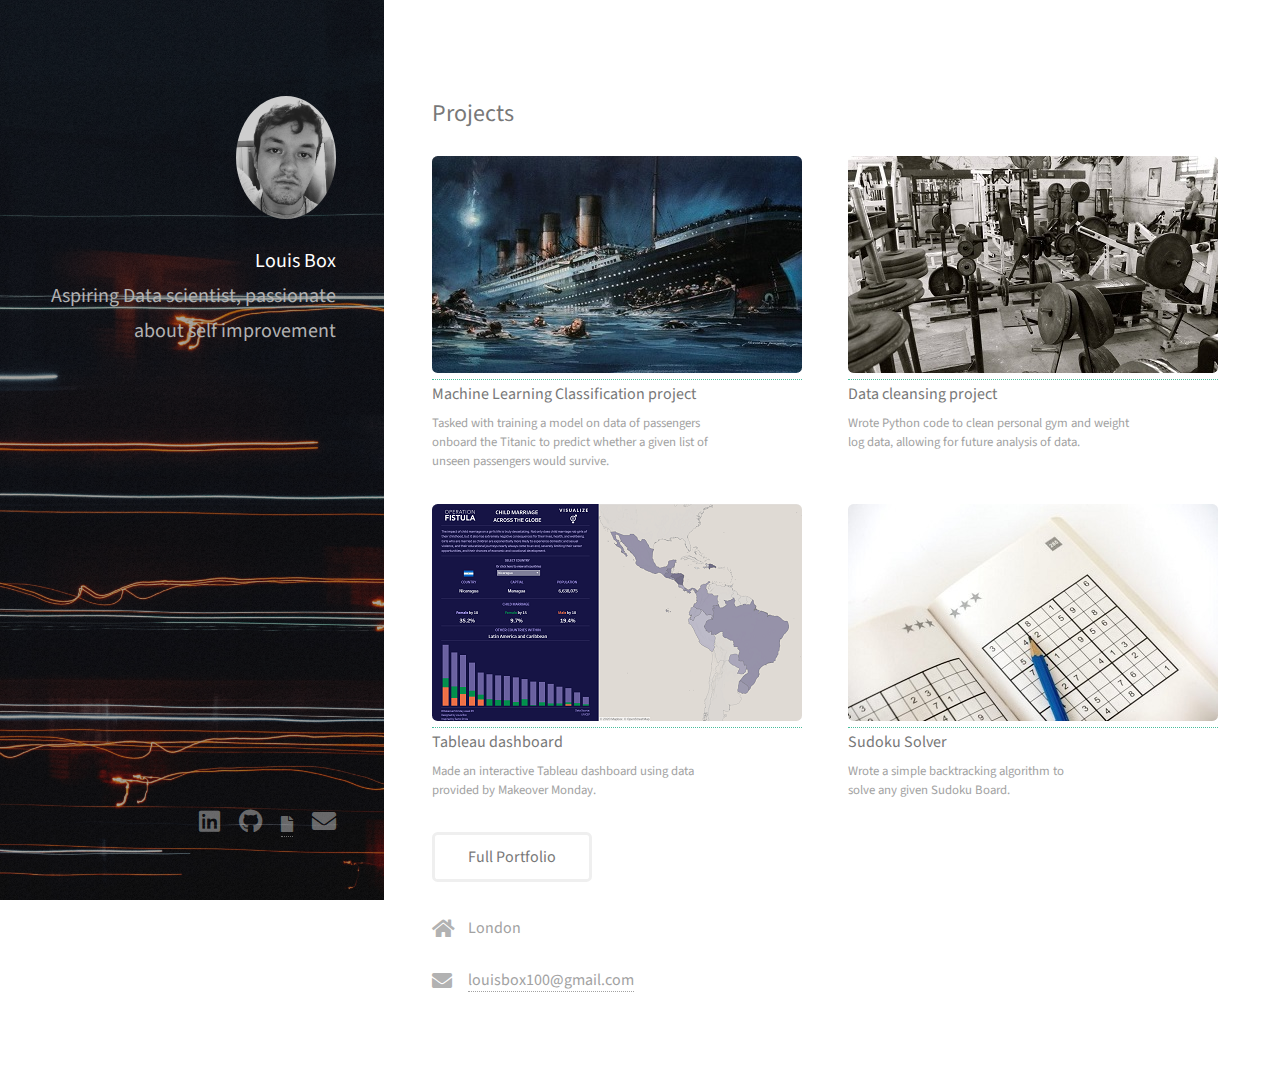
<file: index.html>
<!DOCTYPE HTML>

<html>
	<head>
		<!-- Global site tag (gtag.js) - Google Analytics -->
		<script async src="https://www.googletagmanager.com/gtag/js?id=UA-180343766-1"></script>
		<script>
		window.dataLayer = window.dataLayer || [];
		function gtag(){dataLayer.push(arguments);}
		gtag('js', new Date());

		gtag('config', 'UA-180343766-1');
		</script>

		<title>Louis Box</title>
		
		<meta charset="utf-8" />
		<meta name="viewport" content="width=device-width, initial-scale=1, user-scalable=no" />
		<link rel="stylesheet" href="assets/css/main.css" />
	</head>
	<body class="is-preload">

		<!-- Header -->
			<header id="header">
				<div class="inner">
					<a href="#" class="image avatar"><img src="images/avatar.jpg" alt="" /></a>
					<h1><strong>Louis Box</strong><br />
						<p>Aspiring Data scientist, passionate about self improvement</p>
				</div>
				
			</header>

		<!-- Main -->
		
			<div id="main">
				<!--<section id="one">
					<header class="major">
						<h2>Aspiring Data scientist<br /></h2>
					</header>
					<p>passionate about self improvement</p>
				</ul>
				</section>-->
				<!-- One -->
					<section id="one">
						<header class="major">
						</header>
						
					<!--	<ul class="actions">
							<li><a href="#" class="button">Learn More</a></li>
						</ul>
					</section>
				-->
				<!-- Two -->
					<section id="two">
						<h2>Projects</h2>
						<div class="row">
							<article class="col-6 col-12-xsmall work-item">
								<a href="https://www.kaggle.com/louisbox/ml-classifier-on-the-titanic-dataset#The-Titanic-and-its-survivors" target="_blank" ><img class="my_thumbnail" src="images/thumbs/01.jpg" alt="" /></a>
								<h3>Machine Learning Classification project</h3>
								<p>Tasked with training a model on data of passengers</p>
								<p>onboard the Titanic to predict whether a given list of</p>
								<p>unseen passengers would survive.</p>
							</article>
							<article class="col-6 col-12-xsmall work-item">
								<a href="https://medium.com/@louisbox100/data-cleansing-project-80ccc5776b20" target="_blank"><img class="my_thumbnail" src="images/thumbs/02.jpg" alt="" /></a>
								<h3>Data cleansing project</h3>
								<p>Wrote Python code to clean personal gym and weight<p>
									<p>log data, allowing for future analysis of data.</p>
							</article>
							<article class="col-6 col-12-xsmall work-item">
								<a href="https://public.tableau.com/profile/louis.box#!/vizhome/Childmarriagerates/Final" target="_blank"><img class="my_thumbnail" src="images/thumbs/tab.png" alt="" /></a>
								<h3>Tableau dashboard</h3>
								<p>Made an interactive Tableau dashboard using data<p>
								<p>provided by Makeover Monday.<p>
							</article>
							<article class="col-6 col-12-xsmall work-item">
								<a href="https://github.com/LouisBox/SudokuSolver/blob/master/sudoku%20solver.ipynb" target="_blank"><img class="my_thumbnail" src="images/thumbs/04.jpg" alt="" /></a>
								<h3>Sudoku Solver</h3>
								<p>Wrote a simple backtracking algorithm to</p>
								<p>solve any given Sudoku Board.</p>
							</article>
						</div>
						<ul class="actions">
							<li><a href="./full_project_list.html" class="button">Full Portfolio</a></li>
						</ul>
					</section>

				<!-- Three -->
					<section id="three">
						<!--<h2>Contact</h2>
						<div class="row">
							<div class="col-8 col-12-small">
								<form method="post" action="#">
									<div class="row gtr-uniform gtr-50">
										<div class="col-6 col-12-xsmall"><input type="text" name="name" id="name" placeholder="Name" /></div>
										<div class="col-6 col-12-xsmall"><input type="email" name="email" id="email" placeholder="Email" /></div>
										<div class="col-12"><textarea name="message" id="message" placeholder="Message" rows="4"></textarea></div>
									</div>
								</form>
								<ul class="actions">
									<li><input type="submit" value="Send Message" /></li>
								</ul>
							</div>-->
							<div class="col-4 col-12-small">
								<ul class="labeled-icons">
									<li>
										<h3 class="icon solid fa-home"><span class="label">Address</span></h3>
										London
									</li>
									<!--<li>
										<h3 class="icon solid fa-mobile-alt"><span class="label">Phone</span></h3>
										000-000-0000
									</li>-->
									<li>
										<h3 class="icon solid fa-envelope"><span class="label">Email</span></h3>
										<a href="#">louisbox100@gmail.com</a>
									</li>
								</ul>
							</div>
						</div>
					</section>

				<!-- Four -->
				<!--
					<section id="four">
						<h2>Elements</h2>

						<section>
							<h4>Text</h4>
							<p>This is <b>bold</b> and this is <strong>strong</strong>. This is <i>italic</i> and this is <em>emphasized</em>.
							This is <sup>superscript</sup> text and this is <sub>subscript</sub> text.
							This is <u>underlined</u> and this is code: <code>for (;;) { ... }</code>. Finally, <a href="#">this is a link</a>.</p>
							<hr />
							<header>
								<h4>Heading with a Subtitle</h4>
								<p>Lorem ipsum dolor sit amet nullam id egestas urna aliquam</p>
							</header>
							<p>Nunc lacinia ante nunc ac lobortis. Interdum adipiscing gravida odio porttitor sem non mi integer non faucibus ornare mi ut ante amet placerat aliquet. Volutpat eu sed ante lacinia sapien lorem accumsan varius montes viverra nibh in adipiscing blandit tempus accumsan.</p>
							<header>
								<h5>Heading with a Subtitle</h5>
								<p>Lorem ipsum dolor sit amet nullam id egestas urna aliquam</p>
							</header>
							<p>Nunc lacinia ante nunc ac lobortis. Interdum adipiscing gravida odio porttitor sem non mi integer non faucibus ornare mi ut ante amet placerat aliquet. Volutpat eu sed ante lacinia sapien lorem accumsan varius montes viverra nibh in adipiscing blandit tempus accumsan.</p>
							<hr />
							<h2>Heading Level 2</h2>
							<h3>Heading Level 3</h3>
							<h4>Heading Level 4</h4>
							<h5>Heading Level 5</h5>
							<h6>Heading Level 6</h6>
							<hr />
							<h5>Blockquote</h5>
							<blockquote>Fringilla nisl. Donec accumsan interdum nisi, quis tincidunt felis sagittis eget tempus euismod. Vestibulum ante ipsum primis in faucibus vestibulum. Blandit adipiscing eu felis iaculis volutpat ac adipiscing accumsan faucibus. Vestibulum ante ipsum primis in faucibus lorem ipsum dolor sit amet nullam adipiscing eu felis.</blockquote>
							<h5>Preformatted</h5>
							<pre><code>i = 0;

while (!deck.isInOrder()) {
print 'Iteration ' + i;
deck.shuffle();
i++;
}

print 'It took ' + i + ' iterations to sort the deck.';</code></pre>
						</section>

						<section>
							<h4>Lists</h4>
							<div class="row">
								<div class="col-6 col-12-xsmall">
									<h5>Unordered</h5>
									<ul>
										<li>Dolor pulvinar etiam magna etiam.</li>
										<li>Sagittis adipiscing lorem eleifend.</li>
										<li>Felis enim feugiat dolore viverra.</li>
									</ul>
									<h5>Alternate</h5>
									<ul class="alt">
										<li>Dolor pulvinar etiam magna etiam.</li>
										<li>Sagittis adipiscing lorem eleifend.</li>
										<li>Felis enim feugiat dolore viverra.</li>
									</ul>
								</div>
								<div class="col-6 col-12-xsmall">
									<h5>Ordered</h5>
									<ol>
										<li>Dolor pulvinar etiam magna etiam.</li>
										<li>Etiam vel felis at lorem sed viverra.</li>
										<li>Felis enim feugiat dolore viverra.</li>
										<li>Dolor pulvinar etiam magna etiam.</li>
										<li>Etiam vel felis at lorem sed viverra.</li>
										<li>Felis enim feugiat dolore viverra.</li>
									</ol>
									<h5>Icons</h5>
									<ul class="icons">
										<li><a href="#" class="icon brands fa-twitter"><span class="label">Twitter</span></a></li>
										<li><a href="#" class="icon brands fa-facebook-f"><span class="label">Facebook</span></a></li>
										<li><a href="#" class="icon brands fa-instagram"><span class="label">Instagram</span></a></li>
										<li><a href="#" class="icon brands fa-github"><span class="label">Github</span></a></li>
										<li><a href="#" class="icon brands fa-dribbble"><span class="label">Dribbble</span></a></li>
										<li><a href="#" class="icon brands fa-tumblr"><span class="label">Tumblr</span></a></li>
									</ul>
								</div>
							</div>
							<h5>Actions</h5>
							<ul class="actions">
								<li><a href="#" class="button primary">Default</a></li>
								<li><a href="#" class="button">Default</a></li>
							</ul>
							<ul class="actions small">
								<li><a href="#" class="button primary small">Small</a></li>
								<li><a href="#" class="button small">Small</a></li>
							</ul>
							<div class="row">
								<div class="col-6 col-12-small">
									<ul class="actions stacked">
										<li><a href="#" class="button primary">Default</a></li>
										<li><a href="#" class="button">Default</a></li>
									</ul>
								</div>
								<div class="col-6 col-12-small">
									<ul class="actions stacked">
										<li><a href="#" class="button primary small">Small</a></li>
										<li><a href="#" class="button small">Small</a></li>
									</ul>
								</div>
								<div class="col-6 col-12-small">
									<ul class="actions stacked">
										<li><a href="#" class="button primary fit">Default</a></li>
										<li><a href="#" class="button fit">Default</a></li>
									</ul>
								</div>
								<div class="col-6 col-12-small">
									<ul class="actions stacked">
										<li><a href="#" class="button primary small fit">Small</a></li>
										<li><a href="#" class="button small fit">Small</a></li>
									</ul>
								</div>
							</div>
						</section>

						<section>
							<h4>Table</h4>
							<h5>Default</h5>
							<div class="table-wrapper">
								<table>
									<thead>
										<tr>
											<th>Name</th>
											<th>Description</th>
											<th>Price</th>
										</tr>
									</thead>
									<tbody>
										<tr>
											<td>Item One</td>
											<td>Ante turpis integer aliquet porttitor.</td>
											<td>29.99</td>
										</tr>
										<tr>
											<td>Item Two</td>
											<td>Vis ac commodo adipiscing arcu aliquet.</td>
											<td>19.99</td>
										</tr>
										<tr>
											<td>Item Three</td>
											<td> Morbi faucibus arcu accumsan lorem.</td>
											<td>29.99</td>
										</tr>
										<tr>
											<td>Item Four</td>
											<td>Vitae integer tempus condimentum.</td>
											<td>19.99</td>
										</tr>
										<tr>
											<td>Item Five</td>
											<td>Ante turpis integer aliquet porttitor.</td>
											<td>29.99</td>
										</tr>
									</tbody>
									<tfoot>
										<tr>
											<td colspan="2"></td>
											<td>100.00</td>
										</tr>
									</tfoot>
								</table>
							</div>

							<h5>Alternate</h5>
							<div class="table-wrapper">
								<table class="alt">
									<thead>
										<tr>
											<th>Name</th>
											<th>Description</th>
											<th>Price</th>
										</tr>
									</thead>
									<tbody>
										<tr>
											<td>Item One</td>
											<td>Ante turpis integer aliquet porttitor.</td>
											<td>29.99</td>
										</tr>
										<tr>
											<td>Item Two</td>
											<td>Vis ac commodo adipiscing arcu aliquet.</td>
											<td>19.99</td>
										</tr>
										<tr>
											<td>Item Three</td>
											<td> Morbi faucibus arcu accumsan lorem.</td>
											<td>29.99</td>
										</tr>
										<tr>
											<td>Item Four</td>
											<td>Vitae integer tempus condimentum.</td>
											<td>19.99</td>
										</tr>
										<tr>
											<td>Item Five</td>
											<td>Ante turpis integer aliquet porttitor.</td>
											<td>29.99</td>
										</tr>
									</tbody>
									<tfoot>
										<tr>
											<td colspan="2"></td>
											<td>100.00</td>
										</tr>
									</tfoot>
								</table>
							</div>
						</section>

						<section>
							<h4>Buttons</h4>
							<ul class="actions">
								<li><a href="#" class="button primary">Primary</a></li>
								<li><a href="#" class="button">Default</a></li>
							</ul>
							<ul class="actions">
								<li><a href="#" class="button large">Large</a></li>
								<li><a href="#" class="button">Default</a></li>
								<li><a href="#" class="button small">Small</a></li>
							</ul>
							<ul class="actions fit">
								<li><a href="#" class="button primary fit">Fit</a></li>
								<li><a href="#" class="button fit">Fit</a></li>
							</ul>
							<ul class="actions fit small">
								<li><a href="#" class="button primary fit small">Fit + Small</a></li>
								<li><a href="#" class="button fit small">Fit + Small</a></li>
							</ul>
							<ul class="actions">
								<li><a href="#" class="button primary icon solid fa-download">Icon</a></li>
								<li><a href="#" class="button icon solid fa-download">Icon</a></li>
							</ul>
							<ul class="actions">
								<li><span class="button primary disabled">Primary</span></li>
								<li><span class="button disabled">Default</span></li>
							</ul>
						</section>

						<section>
							<h4>Form</h4>
							<form method="post" action="#">
								<div class="row gtr-uniform gtr-50">
									<div class="col-6 col-12-xsmall">
										<input type="text" name="demo-name" id="demo-name" value="" placeholder="Name" />
									</div>
									<div class="col-6 col-12-xsmall">
										<input type="email" name="demo-email" id="demo-email" value="" placeholder="Email" />
									</div>
									<div class="col-12">
										<select name="demo-category" id="demo-category">
											<option value="">- Category -</option>
											<option value="1">Manufacturing</option>
											<option value="1">Shipping</option>
											<option value="1">Administration</option>
											<option value="1">Human Resources</option>
										</select>
									</div>
									<div class="col-4 col-12-small">
										<input type="radio" id="demo-priority-low" name="demo-priority" checked>
										<label for="demo-priority-low">Low Priority</label>
									</div>
									<div class="col-4 col-12-small">
										<input type="radio" id="demo-priority-normal" name="demo-priority">
										<label for="demo-priority-normal">Normal Priority</label>
									</div>
									<div class="col-4 col-12-small">
										<input type="radio" id="demo-priority-high" name="demo-priority">
										<label for="demo-priority-high">High Priority</label>
									</div>
									<div class="col-6 col-12-small">
										<input type="checkbox" id="demo-copy" name="demo-copy">
										<label for="demo-copy">Email me a copy of this message</label>
									</div>
									<div class="col-6 col-12-small">
										<input type="checkbox" id="demo-human" name="demo-human" checked>
										<label for="demo-human">I am a human and not a robot</label>
									</div>
									<div class="col-12">
										<textarea name="demo-message" id="demo-message" placeholder="Enter your message" rows="6"></textarea>
									</div>
									<div class="col-12">
										<ul class="actions">
											<li><input type="submit" value="Send Message" class="primary" /></li>
											<li><input type="reset" value="Reset" /></li>
										</ul>
									</div>
								</div>
							</form>
						</section>

						<section>
							<h4>Image</h4>
							<h5>Fit</h5>
							<div class="box alt">
								<div class="row gtr-50 gtr-uniform">
									<div class="col-12"><span class="image fit"><img src="images/fulls/05.jpg" alt="" /></span></div>
									<div class="col-4"><span class="image fit"><img src="images/thumbs/01.jpg" alt="" /></span></div>
									<div class="col-4"><span class="image fit"><img src="images/thumbs/02.jpg" alt="" /></span></div>
									<div class="col-4"><span class="image fit"><img src="images/thumbs/03.jpg" alt="" /></span></div>
									<div class="col-4"><span class="image fit"><img src="images/thumbs/04.jpg" alt="" /></span></div>
									<div class="col-4"><span class="image fit"><img src="images/thumbs/05.jpg" alt="" /></span></div>
									<div class="col-4"><span class="image fit"><img src="images/thumbs/06.jpg" alt="" /></span></div>
									<div class="col-4"><span class="image fit"><img src="images/thumbs/03.jpg" alt="" /></span></div>
									<div class="col-4"><span class="image fit"><img src="images/thumbs/02.jpg" alt="" /></span></div>
									<div class="col-4"><span class="image fit"><img src="images/thumbs/01.jpg" alt="" /></span></div>
								</div>
							</div>
							<h5>Left &amp; Right</h5>
							<p><span class="image left"><img src="images/avatar.jpg" alt="" /></span>Fringilla nisl. Donec accumsan interdum nisi, quis tincidunt felis sagittis eget. tempus euismod. Vestibulum ante ipsum primis in faucibus vestibulum. Blandit adipiscing eu felis iaculis volutpat ac adipiscing accumsan eu faucibus. Integer ac pellentesque praesent tincidunt felis sagittis eget. tempus euismod. Vestibulum ante ipsum primis in faucibus vestibulum. Blandit adipiscing eu felis iaculis volutpat ac adipiscing accumsan eu faucibus. Integer ac pellentesque praesent. Donec accumsan interdum nisi, quis tincidunt felis sagittis eget. tempus euismod. Vestibulum ante ipsum primis in faucibus vestibulum. Blandit adipiscing eu felis iaculis volutpat ac adipiscing accumsan eu faucibus. Integer ac pellentesque praesent tincidunt felis sagittis eget. tempus euismod. Vestibulum ante ipsum primis in faucibus vestibulum. Blandit adipiscing eu felis iaculis volutpat ac adipiscing accumsan eu faucibus. Integer ac pellentesque praesent.</p>
							<p><span class="image right"><img src="images/avatar.jpg" alt="" /></span>Fringilla nisl. Donec accumsan interdum nisi, quis tincidunt felis sagittis eget. tempus euismod. Vestibulum ante ipsum primis in faucibus vestibulum. Blandit adipiscing eu felis iaculis volutpat ac adipiscing accumsan eu faucibus. Integer ac pellentesque praesent tincidunt felis sagittis eget. tempus euismod. Vestibulum ante ipsum primis in faucibus vestibulum. Blandit adipiscing eu felis iaculis volutpat ac adipiscing accumsan eu faucibus. Integer ac pellentesque praesent. Donec accumsan interdum nisi, quis tincidunt felis sagittis eget. tempus euismod. Vestibulum ante ipsum primis in faucibus vestibulum. Blandit adipiscing eu felis iaculis volutpat ac adipiscing accumsan eu faucibus. Integer ac pellentesque praesent tincidunt felis sagittis eget. tempus euismod. Vestibulum ante ipsum primis in faucibus vestibulum. Blandit adipiscing eu felis iaculis volutpat ac adipiscing accumsan eu faucibus. Integer ac pellentesque praesent.</p>
						</section>

					</section>
				-->

			</div>

		<!-- Footer -->
			<footer id="footer">
				<div class="inner">
					<ul class="icons">
						<li><a href="https://www.linkedin.com/in/louis-b-06438a178/" class="icon brands fa-linkedin"><span class="label">linkedin</span></a></li>
						<li><a href="https://github.com/LouisBox" class="icon brands fa-github"><span class="label">Github</span></a></li>
						<li><a href="./CV.pdf" class="fa-solid fa-file-pdf-o"download><span <i class="fas fa-file"></i></span></a></li>
						<li><a href="mailto:louisbox100@gmail.com" class="icon solid fa-envelope"><span class="label">Email</span></a></li>
					</ul>
					<ul class="copyright">
					</ul>
				</div>
			</footer>

		<!-- Scripts -->
			<script src="assets/js/jquery.min.js"></script>
			<script src="assets/js/jquery.poptrox.min.js"></script>
			<script src="assets/js/browser.min.js"></script>
			<script src="assets/js/breakpoints.min.js"></script>
			<script src="assets/js/util.js"></script>
			<script src="assets/js/main.js"></script>

	</body>
</html>
</file>
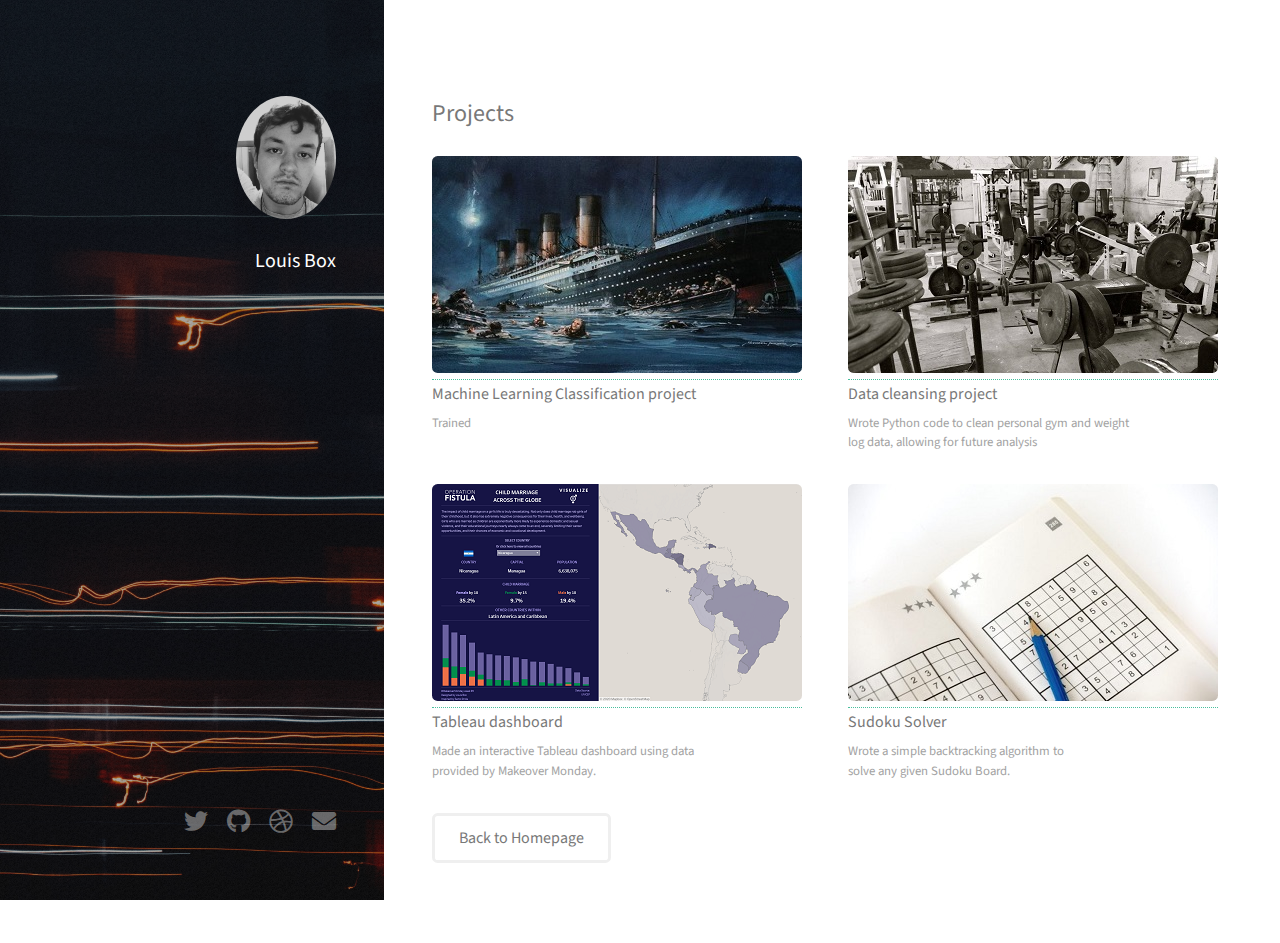
<file: full_project_list.html>
<!DOCTYPE HTML>

<html>
	<head>
		<!-- Global site tag (gtag.js) - Google Analytics -->
		<script async src="https://www.googletagmanager.com/gtag/js?id=UA-180343766-1"></script>
		<script>
		window.dataLayer = window.dataLayer || [];
		function gtag(){dataLayer.push(arguments);}
		gtag('js', new Date());

		gtag('config', 'UA-180343766-1');
		</script>	
		
		<title>Louis Box</title>
		<meta charset="utf-8" />
		<meta name="viewport" content="width=device-width, initial-scale=1, user-scalable=no" />
		<link rel="stylesheet" href="assets/css/main.css" />
	</head>
	<body class="is-preload">

		<!-- Header -->
			<header id="header">
				<div class="inner">
					<a href="#" class="image avatar"><img src="images/avatar.jpg" alt="" /></a>
					<h1><strong>Louis Box</strong><br />
				</div>
			</header>

		<!-- Main -->
			<div id="main">

		
				<!-- Two -->
					<section id="two">
						<h2>Projects</h2>
						<div class="row">
							<article class="col-6 col-12-xsmall work-item">
								<a href="https://www.kaggle.com/louisbox/ml-classifier-on-the-titanic-dataset#The-Titanic-and-its-survivors" target="_blank" ><img class="my_thumbnail" src="images/thumbs/01.jpg" alt="" /></a>
								<h3>Machine Learning Classification project</h3>
								<p>Trained  </p>
							</article>
							<article class="col-6 col-12-xsmall work-item">
								<a href="images/fulls/02.jpg" target="_blank"><img class="my_thumbnail" src="images/thumbs/02.jpg" alt="" /></a>
								<h3>Data cleansing project</h3>
								<p>Wrote Python code to clean personal gym and weight<p>
									<p>log data, allowing for future analysis</p>
							</article>
							<article class="col-6 col-12-xsmall work-item">
								<a href="https://public.tableau.com/profile/louis.box#!/vizhome/Childmarriagerates/Final" target="_blank"><img class="my_thumbnail" src="images/thumbs/tab.png" alt="" /></a>
								<h3>Tableau dashboard</h3>
								<p>Made an interactive Tableau dashboard using data<p>
								<p>provided by Makeover Monday.<p>
							</article>
							<article class="col-6 col-12-xsmall work-item">
								<a href="images/fulls/02.jpg" target="_blank"><img class="my_thumbnail" src="images/thumbs/04.jpg" alt="" /></a>
								<h3>Sudoku Solver</h3>
								<p>Wrote a simple backtracking algorithm to</p>
								<p>solve any given Sudoku Board.</p>
							</article>
							

							
							
						</div>
						<ul class="actions">
							<li><a href="./index.html" class="button">Back to Homepage</a></li>
						</ul>
					</section>

				</div>

		<!-- Footer -->
			<footer id="footer">
				<div class="inner">
					<ul class="icons">
						<li><a href="#" class="icon brands fa-twitter"><span class="label">Twitter</span></a></li>
						<li><a href="#" class="icon brands fa-github"><span class="label">Github</span></a></li>
						<li><a href="#" class="icon brands fa-dribbble"><span class="label">Dribbble</span></a></li>
						<li><a href="#" class="icon solid fa-envelope"><span class="label">Email</span></a></li>
					</ul>
					<ul class="copyright">
					</ul>
				</div>
			</footer>

		<!-- Scripts -->
			<script src="assets/js/jquery.min.js"></script>
			<script src="assets/js/jquery.poptrox.min.js"></script>
			<script src="assets/js/browser.min.js"></script>
			<script src="assets/js/breakpoints.min.js"></script>
			<script src="assets/js/util.js"></script>
			<script src="assets/js/main.js"></script>

	</body>
</html>
</file>
<file: assets/css/main.css>
@import url("fontawesome-all.min.css");
@import url("https://fonts.googleapis.com/css?family=Source+Sans+Pro:400,400italic");

/*
	Strata by HTML5 UP
	html5up.net | @ajlkn
	Free for personal and commercial use under the CCA 3.0 license (html5up.net/license)
*/

html, body, div, span, applet, object,
iframe, h1, h2, h3, h4, h5, h6, p, blockquote,
pre, a, abbr, acronym, address, big, cite,
code, del, dfn, em, img, ins, kbd, q, s, samp,
small, strike, strong, sub, sup, tt, var, b,
u, i, center, dl, dt, dd, ol, ul, li, fieldset,
form, label, legend, table, caption, tbody,
tfoot, thead, tr, th, td, article, aside,
canvas, details, embed, figure, figcaption,
footer, header, hgroup, menu, nav, output, ruby,
section, summary, time, mark, audio, video {
	margin: 0;
	padding: 0;
	border: 0;
	font-size: 100%;
	font: inherit;
	vertical-align: baseline;}

article, aside, details, figcaption, figure,
footer, header, hgroup, menu, nav, section {
	display: block;}

body {
	line-height: 1;
}

ol, ul {
	list-style: none;
}

blockquote, q {
	quotes: none;
}

	blockquote:before, blockquote:after, q:before, q:after {
		content: '';
		content: none;
	}

table {
	border-collapse: collapse;
	border-spacing: 0;
}

body {
	-webkit-text-size-adjust: none;
}

mark {
	background-color: transparent;
	color: inherit;
}

input::-moz-focus-inner {
	border: 0;
	padding: 0;
}

input, select, textarea {
	-moz-appearance: none;
	-webkit-appearance: none;
	-ms-appearance: none;
	appearance: none;
}

/* Basic */

	html {
		box-sizing: border-box;
	}

	*, *:before, *:after {
		box-sizing: inherit;
	}

	body {
		background: #fff;
	}

		body.is-preload *, body.is-preload *:before, body.is-preload *:after {
			-moz-animation: none !important;
			-webkit-animation: none !important;
			-ms-animation: none !important;
			animation: none !important;
			-moz-transition: none !important;
			-webkit-transition: none !important;
			-ms-transition: none !important;
			transition: none !important;
		}

	body, input, select, textarea {
		color: #a2a2a2;
		font-family: "Source Sans Pro", Helvetica, sans-serif;
		font-size: 16pt;
		font-weight: 400;
		line-height: 1.75em;
	}

	a {
		-moz-transition: color 0.2s ease-in-out, border-color 0.2s ease-in-out;
		-webkit-transition: color 0.2s ease-in-out, border-color 0.2s ease-in-out;
		-ms-transition: color 0.2s ease-in-out, border-color 0.2s ease-in-out;
		transition: color 0.2s ease-in-out, border-color 0.2s ease-in-out;
		border-bottom: dotted 1px;
		color: #49bf9d;
		text-decoration: none;
	}

		a:hover {
			border-bottom-color: transparent;
			color: #49bf9d !important;
			text-decoration: none;
		}

	strong, b {
		color: #787878;
		font-weight: 400;
	}

	em, i {
		font-style: italic;
	}

	p {
		margin: 0 0 2em 0;
	}

	h1, h2, h3, h4, h5, h6 {
		color: #787878;
		font-weight: 400;
		line-height: 1em;
		margin: 0 0 1em 0;
	}

		h1 a, h2 a, h3 a, h4 a, h5 a, h6 a {
			color: inherit;
			text-decoration: none;
		}

	h1 {
		font-size: 2em;
		line-height: 1.5em;
	}

	h2 {
		font-size: 1.5em;
		line-height: 1.5em;
	}

	h3 {
		font-size: 1.25em;
		line-height: 1.5em;
	}

	h4 {
		font-size: 1.1em;
		line-height: 1.5em;
	}

	h5 {
		font-size: 0.9em;
		line-height: 1.5em;
	}

	h6 {
		font-size: 0.7em;
		line-height: 1.5em;
	}

	sub {
		font-size: 0.8em;
		position: relative;
		top: 0.5em;
	}

	sup {
		font-size: 0.8em;
		position: relative;
		top: -0.5em;
	}

	hr {
		border: 0;
		border-bottom: solid 2px #efefef;
		margin: 2em 0;
	}

		hr.major {
			margin: 3em 0;
		}

	blockquote {
		border-left: solid 6px #efefef;
		font-style: italic;
		margin: 0 0 2em 0;
		padding: 0.5em 0 0.5em 1.5em;
	}

	code {
		background: #f7f7f7;
		border-radius: 0.35em;
		border: solid 2px #efefef;
		font-family: "Courier New", monospace;
		font-size: 0.9em;
		margin: 0 0.25em;
		padding: 0.25em 0.65em;
	}

	pre {
		-webkit-overflow-scrolling: touch;
		font-family: "Courier New", monospace;
		font-size: 0.9em;
		margin: 0 0 2em 0;
	}

		pre code {
			display: block;
			line-height: 1.75em;
			padding: 1em 1.5em;
			overflow-x: auto;
		}

	.align-left {
		text-align: left;
	}

	.align-center {
		text-align: center;
	}

	.align-right {
		text-align: right;
	}

/* Container */

	.container {
		margin: 0 auto;
		max-width: calc(100% - 4em);
		width: 100%;
	}

		.container.xsmall {
			width: 25%;
		}

		.container.small {
			width: 50%;
		}

		.container.medium {
			width: 75%;
		}

		.container.large {
			width: 125%;
		}

		.container.xlarge {
			width: 150%;
		}

		.container.max {
			width: 100%;
		}

		@media screen and (max-width: 980px) {

			.container {
				width: 100% !important;
				max-width: 100% !important;
			}

		}

		@media screen and (max-width: 480px) {

			.container {
				max-width: calc(100% - 3em);
			}

		}

/* Row */

	.row {
		display: flex;
		flex-wrap: wrap;
		box-sizing: border-box;
		align-items: stretch;
	}

		.row > * {
			box-sizing: border-box;
		}

		.row.gtr-uniform > * > :last-child {
			margin-bottom: 0;
		}

		.row.aln-left {
			justify-content: flex-start;
		}

		.row.aln-center {
			justify-content: center;
		}

		.row.aln-right {
			justify-content: flex-end;
		}

		.row.aln-top {
			align-items: flex-start;
		}

		.row.aln-middle {
			align-items: center;
		}

		.row.aln-bottom {
			align-items: flex-end;
		}

		.row > .imp {
			order: -1;
		}

		.row > .col-1 {
			width: 8.33333%;
		}

		.row > .off-1 {
			margin-left: 8.33333%;
		}

		.row > .col-2 {
			width: 16.66667%;
		}

		.row > .off-2 {
			margin-left: 16.66667%;
		}

		.row > .col-3 {
			width: 25%;
		}

		.row > .off-3 {
			margin-left: 25%;
		}

		.row > .col-4 {
			width: 33.33333%;
		}

		.row > .off-4 {
			margin-left: 33.33333%;
		}

		.row > .col-5 {
			width: 41.66667%;
		}

		.row > .off-5 {
			margin-left: 41.66667%;
		}

		.row > .col-6 {
			width: 50%;
		}

		.row > .off-6 {
			margin-left: 50%;
		}

		.row > .col-7 {
			width: 58.33333%;
		}

		.row > .off-7 {
			margin-left: 58.33333%;
		}

		.row > .col-8 {
			width: 66.66667%;
		}

		.row > .off-8 {
			margin-left: 66.66667%;
		}

		.row > .col-9 {
			width: 75%;
		}

		.row > .off-9 {
			margin-left: 75%;
		}

		.row > .col-10 {
			width: 83.33333%;
		}

		.row > .off-10 {
			margin-left: 83.33333%;
		}

		.row > .col-11 {
			width: 91.66667%;
		}

		.row > .off-11 {
			margin-left: 91.66667%;
		}

		.row > .col-12 {
			width: 100%;
		}

		.row > .off-12 {
			margin-left: 100%;
		}

		.row.gtr-0 {
			margin-top: 0;
			margin-left: 0em;
		}

			.row.gtr-0 > * {
				padding: 0 0 0 0em;
			}

			.row.gtr-0.gtr-uniform {
				margin-top: 0em;
			}

				.row.gtr-0.gtr-uniform > * {
					padding-top: 0em;
				}

		.row.gtr-25 {
			margin-top: 0;
			margin-left: -0.625em;
		}

			.row.gtr-25 > * {
				padding: 0 0 0 0.625em;
			}

			.row.gtr-25.gtr-uniform {
				margin-top: -0.625em;
			}

				.row.gtr-25.gtr-uniform > * {
					padding-top: 0.625em;
				}

		.row.gtr-50 {
			margin-top: 0;
			margin-left: -1.25em;
		}

			.row.gtr-50 > * {
				padding: 0 0 0 1.25em;
			}

			.row.gtr-50.gtr-uniform {
				margin-top: -1.25em;
			}

				.row.gtr-50.gtr-uniform > * {
					padding-top: 1.25em;
				}

		.row {
			margin-top: 0;
			margin-left: -2.5em;
		}

			.row > * {
				padding: 0 0 0 2.5em;
			}

			.row.gtr-uniform {
				margin-top: -2.5em;
			}

				.row.gtr-uniform > * {
					padding-top: 2.5em;
				}

		.row.gtr-150 {
			margin-top: 0;
			margin-left: -3.75em;
		}

			.row.gtr-150 > * {
				padding: 0 0 0 3.75em;
			}

			.row.gtr-150.gtr-uniform {
				margin-top: -3.75em;
			}

				.row.gtr-150.gtr-uniform > * {
					padding-top: 3.75em;
				}

		.row.gtr-200 {
			margin-top: 0;
			margin-left: -5em;
		}

			.row.gtr-200 > * {
				padding: 0 0 0 5em;
			}

			.row.gtr-200.gtr-uniform {
				margin-top: -5em;
			}

				.row.gtr-200.gtr-uniform > * {
					padding-top: 5em;
				}

		@media screen and (max-width: 1800px) {

			.row {
				display: flex;
				flex-wrap: wrap;
				box-sizing: border-box;
				align-items: stretch;
			}

				.row > * {
					box-sizing: border-box;
				}

				.row.gtr-uniform > * > :last-child {
					margin-bottom: 0;
				}

				.row.aln-left {
					justify-content: flex-start;
				}

				.row.aln-center {
					justify-content: center;
				}

				.row.aln-right {
					justify-content: flex-end;
				}

				.row.aln-top {
					align-items: flex-start;
				}

				.row.aln-middle {
					align-items: center;
				}

				.row.aln-bottom {
					align-items: flex-end;
				}

				.row > .imp-xlarge {
					order: -1;
				}

				.row > .col-1-xlarge {
					width: 8.33333%;
				}

				.row > .off-1-xlarge {
					margin-left: 8.33333%;
				}

				.row > .col-2-xlarge {
					width: 16.66667%;
				}

				.row > .off-2-xlarge {
					margin-left: 16.66667%;
				}

				.row > .col-3-xlarge {
					width: 25%;
				}

				.row > .off-3-xlarge {
					margin-left: 25%;
				}

				.row > .col-4-xlarge {
					width: 33.33333%;
				}

				.row > .off-4-xlarge {
					margin-left: 33.33333%;
				}

				.row > .col-5-xlarge {
					width: 41.66667%;
				}

				.row > .off-5-xlarge {
					margin-left: 41.66667%;
				}

				.row > .col-6-xlarge {
					width: 50%;
				}

				.row > .off-6-xlarge {
					margin-left: 50%;
				}

				.row > .col-7-xlarge {
					width: 58.33333%;
				}

				.row > .off-7-xlarge {
					margin-left: 58.33333%;
				}

				.row > .col-8-xlarge {
					width: 66.66667%;
				}

				.row > .off-8-xlarge {
					margin-left: 66.66667%;
				}

				.row > .col-9-xlarge {
					width: 75%;
				}

				.row > .off-9-xlarge {
					margin-left: 75%;
				}

				.row > .col-10-xlarge {
					width: 83.33333%;
				}

				.row > .off-10-xlarge {
					margin-left: 83.33333%;
				}

				.row > .col-11-xlarge {
					width: 91.66667%;
				}

				.row > .off-11-xlarge {
					margin-left: 91.66667%;
				}

				.row > .col-12-xlarge {
					width: 100%;
				}

				.row > .off-12-xlarge {
					margin-left: 100%;
				}

				.row.gtr-0 {
					margin-top: 0;
					margin-left: 0em;
				}

					.row.gtr-0 > * {
						padding: 0 0 0 0em;
					}

					.row.gtr-0.gtr-uniform {
						margin-top: 0em;
					}

						.row.gtr-0.gtr-uniform > * {
							padding-top: 0em;
						}

				.row.gtr-25 {
					margin-top: 0;
					margin-left: -0.625em;
				}

					.row.gtr-25 > * {
						padding: 0 0 0 0.625em;
					}

					.row.gtr-25.gtr-uniform {
						margin-top: -0.625em;
					}

						.row.gtr-25.gtr-uniform > * {
							padding-top: 0.625em;
						}

				.row.gtr-50 {
					margin-top: 0;
					margin-left: -1.25em;
				}

					.row.gtr-50 > * {
						padding: 0 0 0 1.25em;
					}

					.row.gtr-50.gtr-uniform {
						margin-top: -1.25em;
					}

						.row.gtr-50.gtr-uniform > * {
							padding-top: 1.25em;
						}

				.row {
					margin-top: 0;
					margin-left: -2.5em;
				}

					.row > * {
						padding: 0 0 0 2.5em;
					}

					.row.gtr-uniform {
						margin-top: -2.5em;
					}

						.row.gtr-uniform > * {
							padding-top: 2.5em;
						}

				.row.gtr-150 {
					margin-top: 0;
					margin-left: -3.75em;
				}

					.row.gtr-150 > * {
						padding: 0 0 0 3.75em;
					}

					.row.gtr-150.gtr-uniform {
						margin-top: -3.75em;
					}

						.row.gtr-150.gtr-uniform > * {
							padding-top: 3.75em;
						}

				.row.gtr-200 {
					margin-top: 0;
					margin-left: -5em;
				}

					.row.gtr-200 > * {
						padding: 0 0 0 5em;
					}

					.row.gtr-200.gtr-uniform {
						margin-top: -5em;
					}

						.row.gtr-200.gtr-uniform > * {
							padding-top: 5em;
						}

		}

		@media screen and (max-width: 1280px) {

			.row {
				display: flex;
				flex-wrap: wrap;
				box-sizing: border-box;
				align-items: stretch;
			}

				.row > * {
					box-sizing: border-box;
				}

				.row.gtr-uniform > * > :last-child {
					margin-bottom: 0;
				}

				.row.aln-left {
					justify-content: flex-start;
				}

				.row.aln-center {
					justify-content: center;
				}

				.row.aln-right {
					justify-content: flex-end;
				}

				.row.aln-top {
					align-items: flex-start;
				}

				.row.aln-middle {
					align-items: center;
				}

				.row.aln-bottom {
					align-items: flex-end;
				}

				.row > .imp-large {
					order: -1;
				}

				.row > .col-1-large {
					width: 8.33333%;
				}

				.row > .off-1-large {
					margin-left: 8.33333%;
				}

				.row > .col-2-large {
					width: 16.66667%;
				}

				.row > .off-2-large {
					margin-left: 16.66667%;
				}

				.row > .col-3-large {
					width: 25%;
				}

				.row > .off-3-large {
					margin-left: 25%;
				}

				.row > .col-4-large {
					width: 33.33333%;
				}

				.row > .off-4-large {
					margin-left: 33.33333%;
				}

				.row > .col-5-large {
					width: 41.66667%;
				}

				.row > .off-5-large {
					margin-left: 41.66667%;
				}

				.row > .col-6-large {
					width: 50%;
				}

				.row > .off-6-large {
					margin-left: 50%;
				}

				.row > .col-7-large {
					width: 58.33333%;
				}

				.row > .off-7-large {
					margin-left: 58.33333%;
				}

				.row > .col-8-large {
					width: 66.66667%;
				}

				.row > .off-8-large {
					margin-left: 66.66667%;
				}

				.row > .col-9-large {
					width: 75%;
				}

				.row > .off-9-large {
					margin-left: 75%;
				}

				.row > .col-10-large {
					width: 83.33333%;
				}

				.row > .off-10-large {
					margin-left: 83.33333%;
				}

				.row > .col-11-large {
					width: 91.66667%;
				}

				.row > .off-11-large {
					margin-left: 91.66667%;
				}

				.row > .col-12-large {
					width: 100%;
				}

				.row > .off-12-large {
					margin-left: 100%;
				}

				.row.gtr-0 {
					margin-top: 0;
					margin-left: 0em;
				}

					.row.gtr-0 > * {
						padding: 0 0 0 0em;
					}

					.row.gtr-0.gtr-uniform {
						margin-top: 0em;
					}

						.row.gtr-0.gtr-uniform > * {
							padding-top: 0em;
						}

				.row.gtr-25 {
					margin-top: 0;
					margin-left: -0.5em;
				}

					.row.gtr-25 > * {
						padding: 0 0 0 0.5em;
					}

					.row.gtr-25.gtr-uniform {
						margin-top: -0.5em;
					}

						.row.gtr-25.gtr-uniform > * {
							padding-top: 0.5em;
						}

				.row.gtr-50 {
					margin-top: 0;
					margin-left: -1em;
				}

					.row.gtr-50 > * {
						padding: 0 0 0 1em;
					}

					.row.gtr-50.gtr-uniform {
						margin-top: -1em;
					}

						.row.gtr-50.gtr-uniform > * {
							padding-top: 1em;
						}

				.row {
					margin-top: 0;
					margin-left: -2em;
				}

					.row > * {
						padding: 0 0 0 2em;
					}

					.row.gtr-uniform {
						margin-top: -2em;
					}

						.row.gtr-uniform > * {
							padding-top: 2em;
						}

				.row.gtr-150 {
					margin-top: 0;
					margin-left: -3em;
				}

					.row.gtr-150 > * {
						padding: 0 0 0 3em;
					}

					.row.gtr-150.gtr-uniform {
						margin-top: -3em;
					}

						.row.gtr-150.gtr-uniform > * {
							padding-top: 3em;
						}

				.row.gtr-200 {
					margin-top: 0;
					margin-left: -4em;
				}

					.row.gtr-200 > * {
						padding: 0 0 0 4em;
					}

					.row.gtr-200.gtr-uniform {
						margin-top: -4em;
					}

						.row.gtr-200.gtr-uniform > * {
							padding-top: 4em;
						}

		}

		@media screen and (max-width: 980px) {

			.row {
				display: flex;
				flex-wrap: wrap;
				box-sizing: border-box;
				align-items: stretch;
			}

				.row > * {
					box-sizing: border-box;
				}

				.row.gtr-uniform > * > :last-child {
					margin-bottom: 0;
				}

				.row.aln-left {
					justify-content: flex-start;
				}

				.row.aln-center {
					justify-content: center;
				}

				.row.aln-right {
					justify-content: flex-end;
				}

				.row.aln-top {
					align-items: flex-start;
				}

				.row.aln-middle {
					align-items: center;
				}

				.row.aln-bottom {
					align-items: flex-end;
				}

				.row > .imp-medium {
					order: -1;
				}

				.row > .col-1-medium {
					width: 8.33333%;
				}

				.row > .off-1-medium {
					margin-left: 8.33333%;
				}

				.row > .col-2-medium {
					width: 16.66667%;
				}

				.row > .off-2-medium {
					margin-left: 16.66667%;
				}

				.row > .col-3-medium {
					width: 25%;
				}

				.row > .off-3-medium {
					margin-left: 25%;
				}

				.row > .col-4-medium {
					width: 33.33333%;
				}

				.row > .off-4-medium {
					margin-left: 33.33333%;
				}

				.row > .col-5-medium {
					width: 41.66667%;
				}

				.row > .off-5-medium {
					margin-left: 41.66667%;
				}

				.row > .col-6-medium {
					width: 50%;
				}

				.row > .off-6-medium {
					margin-left: 50%;
				}

				.row > .col-7-medium {
					width: 58.33333%;
				}

				.row > .off-7-medium {
					margin-left: 58.33333%;
				}

				.row > .col-8-medium {
					width: 66.66667%;
				}

				.row > .off-8-medium {
					margin-left: 66.66667%;
				}

				.row > .col-9-medium {
					width: 75%;
				}

				.row > .off-9-medium {
					margin-left: 75%;
				}

				.row > .col-10-medium {
					width: 83.33333%;
				}

				.row > .off-10-medium {
					margin-left: 83.33333%;
				}

				.row > .col-11-medium {
					width: 91.66667%;
				}

				.row > .off-11-medium {
					margin-left: 91.66667%;
				}

				.row > .col-12-medium {
					width: 100%;
				}

				.row > .off-12-medium {
					margin-left: 100%;
				}

				.row.gtr-0 {
					margin-top: 0;
					margin-left: 0em;
				}

					.row.gtr-0 > * {
						padding: 0 0 0 0em;
					}

					.row.gtr-0.gtr-uniform {
						margin-top: 0em;
					}

						.row.gtr-0.gtr-uniform > * {
							padding-top: 0em;
						}

				.row.gtr-25 {
					margin-top: 0;
					margin-left: -0.5em;
				}

					.row.gtr-25 > * {
						padding: 0 0 0 0.5em;
					}

					.row.gtr-25.gtr-uniform {
						margin-top: -0.5em;
					}

						.row.gtr-25.gtr-uniform > * {
							padding-top: 0.5em;
						}

				.row.gtr-50 {
					margin-top: 0;
					margin-left: -1em;
				}

					.row.gtr-50 > * {
						padding: 0 0 0 1em;
					}

					.row.gtr-50.gtr-uniform {
						margin-top: -1em;
					}

						.row.gtr-50.gtr-uniform > * {
							padding-top: 1em;
						}

				.row {
					margin-top: 0;
					margin-left: -2em;
				}

					.row > * {
						padding: 0 0 0 2em;
					}

					.row.gtr-uniform {
						margin-top: -2em;
					}

						.row.gtr-uniform > * {
							padding-top: 2em;
						}

				.row.gtr-150 {
					margin-top: 0;
					margin-left: -3em;
				}

					.row.gtr-150 > * {
						padding: 0 0 0 3em;
					}

					.row.gtr-150.gtr-uniform {
						margin-top: -3em;
					}

						.row.gtr-150.gtr-uniform > * {
							padding-top: 3em;
						}

				.row.gtr-200 {
					margin-top: 0;
					margin-left: -4em;
				}

					.row.gtr-200 > * {
						padding: 0 0 0 4em;
					}

					.row.gtr-200.gtr-uniform {
						margin-top: -4em;
					}

						.row.gtr-200.gtr-uniform > * {
							padding-top: 4em;
						}

		}

		@media screen and (max-width: 736px) {

			.row {
				display: flex;
				flex-wrap: wrap;
				box-sizing: border-box;
				align-items: stretch;
			}

				.row > * {
					box-sizing: border-box;
				}

				.row.gtr-uniform > * > :last-child {
					margin-bottom: 0;
				}

				.row.aln-left {
					justify-content: flex-start;
				}

				.row.aln-center {
					justify-content: center;
				}

				.row.aln-right {
					justify-content: flex-end;
				}

				.row.aln-top {
					align-items: flex-start;
				}

				.row.aln-middle {
					align-items: center;
				}

				.row.aln-bottom {
					align-items: flex-end;
				}

				.row > .imp-small {
					order: -1;
				}

				.row > .col-1-small {
					width: 8.33333%;
				}

				.row > .off-1-small {
					margin-left: 8.33333%;
				}

				.row > .col-2-small {
					width: 16.66667%;
				}

				.row > .off-2-small {
					margin-left: 16.66667%;
				}

				.row > .col-3-small {
					width: 25%;
				}

				.row > .off-3-small {
					margin-left: 25%;
				}

				.row > .col-4-small {
					width: 33.33333%;
				}

				.row > .off-4-small {
					margin-left: 33.33333%;
				}

				.row > .col-5-small {
					width: 41.66667%;
				}

				.row > .off-5-small {
					margin-left: 41.66667%;
				}

				.row > .col-6-small {
					width: 50%;
				}

				.row > .off-6-small {
					margin-left: 50%;
				}

				.row > .col-7-small {
					width: 58.33333%;
				}

				.row > .off-7-small {
					margin-left: 58.33333%;
				}

				.row > .col-8-small {
					width: 66.66667%;
				}

				.row > .off-8-small {
					margin-left: 66.66667%;
				}

				.row > .col-9-small {
					width: 75%;
				}

				.row > .off-9-small {
					margin-left: 75%;
				}

				.row > .col-10-small {
					width: 83.33333%;
				}

				.row > .off-10-small {
					margin-left: 83.33333%;
				}

				.row > .col-11-small {
					width: 91.66667%;
				}

				.row > .off-11-small {
					margin-left: 91.66667%;
				}

				.row > .col-12-small {
					width: 100%;
				}

				.row > .off-12-small {
					margin-left: 100%;
				}

				.row.gtr-0 {
					margin-top: 0;
					margin-left: 0em;
				}

					.row.gtr-0 > * {
						padding: 0 0 0 0em;
					}

					.row.gtr-0.gtr-uniform {
						margin-top: 0em;
					}

						.row.gtr-0.gtr-uniform > * {
							padding-top: 0em;
						}

				.row.gtr-25 {
					margin-top: 0;
					margin-left: -0.375em;
				}

					.row.gtr-25 > * {
						padding: 0 0 0 0.375em;
					}

					.row.gtr-25.gtr-uniform {
						margin-top: -0.375em;
					}

						.row.gtr-25.gtr-uniform > * {
							padding-top: 0.375em;
						}

				.row.gtr-50 {
					margin-top: 0;
					margin-left: -0.75em;
				}

					.row.gtr-50 > * {
						padding: 0 0 0 0.75em;
					}

					.row.gtr-50.gtr-uniform {
						margin-top: -0.75em;
					}

						.row.gtr-50.gtr-uniform > * {
							padding-top: 0.75em;
						}

				.row {
					margin-top: 0;
					margin-left: -1.5em;
				}

					.row > * {
						padding: 0 0 0 1.5em;
					}

					.row.gtr-uniform {
						margin-top: -1.5em;
					}

						.row.gtr-uniform > * {
							padding-top: 1.5em;
						}

				.row.gtr-150 {
					margin-top: 0;
					margin-left: -2.25em;
				}

					.row.gtr-150 > * {
						padding: 0 0 0 2.25em;
					}

					.row.gtr-150.gtr-uniform {
						margin-top: -2.25em;
					}

						.row.gtr-150.gtr-uniform > * {
							padding-top: 2.25em;
						}

				.row.gtr-200 {
					margin-top: 0;
					margin-left: -3em;
				}

					.row.gtr-200 > * {
						padding: 0 0 0 3em;
					}

					.row.gtr-200.gtr-uniform {
						margin-top: -3em;
					}

						.row.gtr-200.gtr-uniform > * {
							padding-top: 3em;
						}

		}

		@media screen and (max-width: 480px) {

			.row {
				display: flex;
				flex-wrap: wrap;
				box-sizing: border-box;
				align-items: stretch;
			}

				.row > * {
					box-sizing: border-box;
				}

				.row.gtr-uniform > * > :last-child {
					margin-bottom: 0;
				}

				.row.aln-left {
					justify-content: flex-start;
				}

				.row.aln-center {
					justify-content: center;
				}

				.row.aln-right {
					justify-content: flex-end;
				}

				.row.aln-top {
					align-items: flex-start;
				}

				.row.aln-middle {
					align-items: center;
				}

				.row.aln-bottom {
					align-items: flex-end;
				}

				.row > .imp-xsmall {
					order: -1;
				}

				.row > .col-1-xsmall {
					width: 8.33333%;
				}

				.row > .off-1-xsmall {
					margin-left: 8.33333%;
				}

				.row > .col-2-xsmall {
					width: 16.66667%;
				}

				.row > .off-2-xsmall {
					margin-left: 16.66667%;
				}

				.row > .col-3-xsmall {
					width: 25%;
				}

				.row > .off-3-xsmall {
					margin-left: 25%;
				}

				.row > .col-4-xsmall {
					width: 33.33333%;
				}

				.row > .off-4-xsmall {
					margin-left: 33.33333%;
				}

				.row > .col-5-xsmall {
					width: 41.66667%;
				}

				.row > .off-5-xsmall {
					margin-left: 41.66667%;
				}

				.row > .col-6-xsmall {
					width: 50%;
				}

				.row > .off-6-xsmall {
					margin-left: 50%;
				}

				.row > .col-7-xsmall {
					width: 58.33333%;
				}

				.row > .off-7-xsmall {
					margin-left: 58.33333%;
				}

				.row > .col-8-xsmall {
					width: 66.66667%;
				}

				.row > .off-8-xsmall {
					margin-left: 66.66667%;
				}

				.row > .col-9-xsmall {
					width: 75%;
				}

				.row > .off-9-xsmall {
					margin-left: 75%;
				}

				.row > .col-10-xsmall {
					width: 83.33333%;
				}

				.row > .off-10-xsmall {
					margin-left: 83.33333%;
				}

				.row > .col-11-xsmall {
					width: 91.66667%;
				}

				.row > .off-11-xsmall {
					margin-left: 91.66667%;
				}

				.row > .col-12-xsmall {
					width: 100%;
				}

				.row > .off-12-xsmall {
					margin-left: 100%;
				}

				.row.gtr-0 {
					margin-top: 0;
					margin-left: 0em;
				}

					.row.gtr-0 > * {
						padding: 0 0 0 0em;
					}

					.row.gtr-0.gtr-uniform {
						margin-top: 0em;
					}

						.row.gtr-0.gtr-uniform > * {
							padding-top: 0em;
						}

				.row.gtr-25 {
					margin-top: 0;
					margin-left: -0.375em;
				}

					.row.gtr-25 > * {
						padding: 0 0 0 0.375em;
					}

					.row.gtr-25.gtr-uniform {
						margin-top: -0.375em;
					}

						.row.gtr-25.gtr-uniform > * {
							padding-top: 0.375em;
						}

				.row.gtr-50 {
					margin-top: 0;
					margin-left: -0.75em;
				}

					.row.gtr-50 > * {
						padding: 0 0 0 0.75em;
					}

					.row.gtr-50.gtr-uniform {
						margin-top: -0.75em;
					}

						.row.gtr-50.gtr-uniform > * {
							padding-top: 0.75em;
						}

				.row {
					margin-top: 0;
					margin-left: -1.5em;
				}

					.row > * {
						padding: 0 0 0 1.5em;
					}

					.row.gtr-uniform {
						margin-top: -1.5em;
					}

						.row.gtr-uniform > * {
							padding-top: 1.5em;
						}

				.row.gtr-150 {
					margin-top: 0;
					margin-left: -2.25em;
				}

					.row.gtr-150 > * {
						padding: 0 0 0 2.25em;
					}

					.row.gtr-150.gtr-uniform {
						margin-top: -2.25em;
					}

						.row.gtr-150.gtr-uniform > * {
							padding-top: 2.25em;
						}

				.row.gtr-200 {
					margin-top: 0;
					margin-left: -3em;
				}

					.row.gtr-200 > * {
						padding: 0 0 0 3em;
					}

					.row.gtr-200.gtr-uniform {
						margin-top: -3em;
					}

						.row.gtr-200.gtr-uniform > * {
							padding-top: 3em;
						}

		}

/* Section/Article */

	section.special, article.special {
		text-align: center;
	}

	header p {
		color: #b2b2b2;
		position: relative;
		margin: 0 0 1.5em 0;
	}

	header h2 + p {
		font-size: 1.25em;
		margin-top: -1em;
		line-height: 1.5em;
	}

	header h3 + p {
		font-size: 1.1em;
		margin-top: -0.8em;
		line-height: 1.5em;
	}

	header h4 + p,
	header h5 + p,
	header h6 + p {
		font-size: 0.9em;
		margin-top: -0.6em;
		line-height: 1.5em;
	}

	header.major h2 {
		font-size: 2em;
	}

/* Form */

	form {
		margin: 0 0 2em 0;
	}

	label {
		color: #787878;
		display: block;
		font-size: 0.9em;
		font-weight: 400;
		margin: 0 0 1em 0;
	}

	input[type="text"],
	input[type="password"],
	input[type="email"],
	select,
	textarea {
		-moz-appearance: none;
		-webkit-appearance: none;
		-ms-appearance: none;
		appearance: none;
		background: #f7f7f7;
		border-radius: 0.35em;
		border: solid 2px transparent;
		color: inherit;
		display: block;
		outline: 0;
		padding: 0 0.75em;
		text-decoration: none;
		width: 100%;
	}

		input[type="text"]:invalid,
		input[type="password"]:invalid,
		input[type="email"]:invalid,
		select:invalid,
		textarea:invalid {
			box-shadow: none;
		}

		input[type="text"]:focus,
		input[type="password"]:focus,
		input[type="email"]:focus,
		select:focus,
		textarea:focus {
			border-color: #49bf9d;
		}

	select {
		background-image: url("data:image/svg+xml;charset=utf8,%3Csvg xmlns='http://www.w3.org/2000/svg' width='40' height='40' preserveAspectRatio='none' viewBox='0 0 40 40'%3E%3Cpath d='M9.4,12.3l10.4,10.4l10.4-10.4c0.2-0.2,0.5-0.4,0.9-0.4c0.3,0,0.6,0.1,0.9,0.4l3.3,3.3c0.2,0.2,0.4,0.5,0.4,0.9 c0,0.4-0.1,0.6-0.4,0.9L20.7,31.9c-0.2,0.2-0.5,0.4-0.9,0.4c-0.3,0-0.6-0.1-0.9-0.4L4.3,17.3c-0.2-0.2-0.4-0.5-0.4-0.9 c0-0.4,0.1-0.6,0.4-0.9l3.3-3.3c0.2-0.2,0.5-0.4,0.9-0.4S9.1,12.1,9.4,12.3z' fill='%23dfdfdf' /%3E%3C/svg%3E");
		background-size: 1.25rem;
		background-repeat: no-repeat;
		background-position: calc(100% - 1rem) center;
		height: 2.75em;
		padding-right: 2.75em;
		text-overflow: ellipsis;
	}

		select option {
			color: #787878;
			background: #fff;
		}

		select:focus::-ms-value {
			background-color: transparent;
		}

		select::-ms-expand {
			display: none;
		}

	input[type="text"],
	input[type="password"],
	input[type="email"],
	select {
		height: 2.75em;
	}

	textarea {
		padding: 0.75em;
	}

	input[type="checkbox"],
	input[type="radio"] {
		-moz-appearance: none;
		-webkit-appearance: none;
		-ms-appearance: none;
		appearance: none;
		display: block;
		float: left;
		margin-right: -2em;
		opacity: 0;
		width: 1em;
		z-index: -1;
	}

		input[type="checkbox"] + label,
		input[type="radio"] + label {
			text-decoration: none;
			color: #a2a2a2;
			cursor: pointer;
			display: inline-block;
			font-size: 1em;
			font-weight: 400;
			padding-left: 2.4em;
			padding-right: 0.75em;
			position: relative;
		}

			input[type="checkbox"] + label:before,
			input[type="radio"] + label:before {
				-moz-osx-font-smoothing: grayscale;
				-webkit-font-smoothing: antialiased;
				display: inline-block;
				font-style: normal;
				font-variant: normal;
				text-rendering: auto;
				line-height: 1;
				text-transform: none !important;
				font-family: 'Font Awesome 5 Free';
				font-weight: 900;
			}

			input[type="checkbox"] + label:before,
			input[type="radio"] + label:before {
				background: #f7f7f7;
				border-radius: 0.35em;
				border: solid 2px transparent;
				content: '';
				display: inline-block;
				font-size: 0.8em;
				height: 2.0625em;
				left: 0;
				line-height: 1.85625em;
				position: absolute;
				text-align: center;
				top: 0;
				width: 2.0625em;
			}

		input[type="checkbox"]:checked + label:before,
		input[type="radio"]:checked + label:before {
			background: #787878;
			border-color: #787878;
			color: #fff;
			content: '\f00c';
		}

		input[type="checkbox"]:focus + label:before,
		input[type="radio"]:focus + label:before {
			border-color: #49bf9d;
		}

	input[type="checkbox"] + label:before {
		border-radius: 0.35em;
	}

	input[type="radio"] + label:before {
		border-radius: 100%;
	}

	::-webkit-input-placeholder {
		color: #b2b2b2 !important;
		opacity: 1.0;
	}

	:-moz-placeholder {
		color: #b2b2b2 !important;
		opacity: 1.0;
	}

	::-moz-placeholder {
		color: #b2b2b2 !important;
		opacity: 1.0;
	}

	:-ms-input-placeholder {
		color: #b2b2b2 !important;
		opacity: 1.0;
	}

/* Box */

	.box {
		border-radius: 0.35em;
		border: solid 2px #efefef;
		margin-bottom: 2em;
		padding: 1.5em;
	}

		.box > :last-child,
		.box > :last-child > :last-child,
		.box > :last-child > :last-child > :last-child {
			margin-bottom: 0;
		}

		.box.alt {
			border: 0;
			border-radius: 0;
			padding: 0;
		}

/* Icon */

	.icon {
		text-decoration: none;
		border-bottom: none;
		position: relative;
	}

		.icon:before {
			-moz-osx-font-smoothing: grayscale;
			-webkit-font-smoothing: antialiased;
			display: inline-block;
			font-style: normal;
			font-variant: normal;
			text-rendering: auto;
			line-height: 1;
			text-transform: none !important;
			font-family: 'Font Awesome 5 Free';
			font-weight: 400;
		}

		.icon > .label {
			display: none;
		}

		.icon:before {
			line-height: inherit;
		}

		.icon.solid:before {
			font-weight: 900;
		}

		.icon.brands:before {
			font-family: 'Font Awesome 5 Brands';
		}

/* Image */

	.image {
		border-radius: 0.35em;
		border: 0;
		display: inline-block;
		position: relative;
	}
	
	.my_thumbnail{
	  border-radius: 0.35em;
		display: inline-block;
		position: relative;
	}

		.image:before {
			-moz-transition: opacity 0.2s ease-in-out;
			-webkit-transition: opacity 0.2s ease-in-out;
			-ms-transition: opacity 0.2s ease-in-out;
			transition: opacity 0.2s ease-in-out;
			background: url("images/overlay.png");
			border-radius: 0.35em;
			content: '';
			display: block;
			height: 100%;
			left: 0;
			opacity: 0.5;
			position: absolute;
			top: 0;
			width: 100%;
		}

		.image.thumb {
			text-align: center;
		}

			.image.thumb:after {
				-moz-transition: opacity 0.2s ease-in-out;
				-webkit-transition: opacity 0.2s ease-in-out;
				-ms-transition: opacity 0.2s ease-in-out;
				transition: opacity 0.2s ease-in-out;
				border-radius: 0.35em;
				border: solid 3px rgba(255, 255, 255, 0.5);
				color: #fff;
				content: 'View';
				display: inline-block;
				font-size: 0.8em;
				font-weight: 400;
				left: 50%;
				line-height: 2.25em;
				margin: -1.25em 0 0 -3em;
				opacity: 0;
				padding: 0 1.5em;
				position: absolute;
				text-align: center;
				text-decoration: none;
				top: 50%;
				white-space: nowrap;
			}

			.image.thumb:hover:after {
				opacity: 1.0;
			}

			.image.thumb:hover:before {
				background: url("images/overlay.png"), url("images/overlay.png");
				opacity: 1.0;
			}

		.image img {
			border-radius: 0.35em;
			display: block;
		}

		.image.left {
			float: left;
			margin: 0 1.5em 1em 0;
			top: 0.25em;
		}

		.image.right {
			float: right;
			margin: 0 0 1em 1.5em;
			top: 0.25em;
		}

		.image.left, .image.right {
			max-width: 40%;
		}

			.image.left img, .image.right img {
				width: 100%;
			}

		.image.fit {
			display: block;
			margin: 0 0 2em 0;
			width: 100%;
		}

			.image.fit img {
				width: 100%;
			}

		.image.avatar {
			border-radius: 100%;
		}

			.image.avatar:before {
				display: none;
			}

			.image.avatar img {
				border-radius: 100%;
				width: 100%;
			}

/* List */

	ol {
		list-style: decimal;
		margin: 0 0 2em 0;
		padding-left: 1.25em;
	}

		ol li {
			padding-left: 0.25em;
		}

	ul {
		list-style: disc;
		margin: 0 0 2em 0;
		padding-left: 1em;
	}

		ul li {
			padding-left: 0.5em;
		}

		ul.alt {
			list-style: none;
			padding-left: 0;
		}

			ul.alt li {
				border-top: solid 2px #efefef;
				padding: 0.5em 0;
			}

				ul.alt li:first-child {
					border-top: 0;
					padding-top: 0;
				}

	dl {
		margin: 0 0 2em 0;
	}

/* Icons */

	ul.icons {
		cursor: default;
		list-style: none;
		padding-left: 0;
	}

		ul.icons li {
			display: inline-block;
			padding: 0 1em 0 0;
		}

			ul.icons li:last-child {
				padding-right: 0;
			}

			ul.icons li .icon:before {
				font-size: 1.5em;
			}

/* Labeled Icons */

	ul.labeled-icons {
		list-style: none;
		padding: 0;
	}

		ul.labeled-icons li {
			line-height: 1.75em;
			margin: 1.5em 0 0 0;
			padding-left: 2.25em;
			position: relative;
		}

			ul.labeled-icons li:first-child {
				margin-top: 0;
			}

			ul.labeled-icons li a {
				color: inherit;
			}

			ul.labeled-icons li h3 {
				color: #b2b2b2;
				left: 0;
				position: absolute;
				text-align: center;
				top: 0;
				width: 1em;
			}

/* Actions */

	ul.actions {
		display: -moz-flex;
		display: -webkit-flex;
		display: -ms-flex;
		display: flex;
		cursor: default;
		list-style: none;
		margin-left: -1em;
		padding-left: 0;
	}

		ul.actions li {
			padding: 0 0 0 1em;
			vertical-align: middle;
		}

		ul.actions.special {
			-moz-justify-content: center;
			-webkit-justify-content: center;
			-ms-justify-content: center;
			justify-content: center;
			width: 100%;
			margin-left: 0;
		}

			ul.actions.special li:first-child {
				padding-left: 0;
			}

		ul.actions.stacked {
			-moz-flex-direction: column;
			-webkit-flex-direction: column;
			-ms-flex-direction: column;
			flex-direction: column;
			margin-left: 0;
		}

			ul.actions.stacked li {
				padding: 1.3em 0 0 0;
			}

				ul.actions.stacked li:first-child {
					padding-top: 0;
				}

		ul.actions.fit {
			width: calc(100% + 1em);
		}

			ul.actions.fit li {
				-moz-flex-grow: 1;
				-webkit-flex-grow: 1;
				-ms-flex-grow: 1;
				flex-grow: 1;
				-moz-flex-shrink: 1;
				-webkit-flex-shrink: 1;
				-ms-flex-shrink: 1;
				flex-shrink: 1;
				width: 100%;
			}

				ul.actions.fit li > * {
					width: 100%;
				}

			ul.actions.fit.stacked {
				width: 100%;
			}

		@media screen and (max-width: 480px) {

			ul.actions:not(.fixed) {
				-moz-flex-direction: column;
				-webkit-flex-direction: column;
				-ms-flex-direction: column;
				flex-direction: column;
				margin-left: 0;
				width: 100% !important;
			}

				ul.actions:not(.fixed) li {
					-moz-flex-grow: 1;
					-webkit-flex-grow: 1;
					-ms-flex-grow: 1;
					flex-grow: 1;
					-moz-flex-shrink: 1;
					-webkit-flex-shrink: 1;
					-ms-flex-shrink: 1;
					flex-shrink: 1;
					padding: 1em 0 0 0;
					text-align: center;
					width: 100%;
				}

					ul.actions:not(.fixed) li > * {
						width: 100%;
					}

					ul.actions:not(.fixed) li:first-child {
						padding-top: 0;
					}

					ul.actions:not(.fixed) li input[type="submit"],
					ul.actions:not(.fixed) li input[type="reset"],
					ul.actions:not(.fixed) li input[type="button"],
					ul.actions:not(.fixed) li button,
					ul.actions:not(.fixed) li .button {
						width: 100%;
					}

						ul.actions:not(.fixed) li input[type="submit"].icon:before,
						ul.actions:not(.fixed) li input[type="reset"].icon:before,
						ul.actions:not(.fixed) li input[type="button"].icon:before,
						ul.actions:not(.fixed) li button.icon:before,
						ul.actions:not(.fixed) li .button.icon:before {
							margin-left: -0.5em;
						}

		}

/* Table */

	.table-wrapper {
		-webkit-overflow-scrolling: touch;
		overflow-x: auto;
	}

	table {
		margin: 0 0 2em 0;
		width: 100%;
	}

		table tbody tr {
			border: solid 1px #efefef;
			border-left: 0;
			border-right: 0;
		}

			table tbody tr:nth-child(2n + 1) {
				background-color: #f7f7f7;
			}

		table td {
			padding: 0.75em 0.75em;
		}

		table th {
			color: #787878;
			font-size: 0.9em;
			font-weight: 400;
			padding: 0 0.75em 0.75em 0.75em;
			text-align: left;
		}

		table thead {
			border-bottom: solid 2px #efefef;
		}

		table tfoot {
			border-top: solid 2px #efefef;
		}

		table.alt {
			border-collapse: separate;
		}

			table.alt tbody tr td {
				border: solid 2px #efefef;
				border-left-width: 0;
				border-top-width: 0;
			}

				table.alt tbody tr td:first-child {
					border-left-width: 2px;
				}

			table.alt tbody tr:first-child td {
				border-top-width: 2px;
			}

			table.alt thead {
				border-bottom: 0;
			}

			table.alt tfoot {
				border-top: 0;
			}

/* Button */

	input[type="submit"],
	input[type="reset"],
	input[type="button"],
	.button {
		-moz-appearance: none;
		-webkit-appearance: none;
		-ms-appearance: none;
		appearance: none;
		-moz-transition: background-color 0.2s ease-in-out, color 0.2s ease-in-out, border-color 0.2s ease-in-out;
		-webkit-transition: background-color 0.2s ease-in-out, color 0.2s ease-in-out, border-color 0.2s ease-in-out;
		-ms-transition: background-color 0.2s ease-in-out, color 0.2s ease-in-out, border-color 0.2s ease-in-out;
		transition: background-color 0.2s ease-in-out, color 0.2s ease-in-out, border-color 0.2s ease-in-out;
		background-color: transparent;
		border-radius: 0.35em;
		border: solid 3px #efefef;
		color: #787878 !important;
		cursor: pointer;
		display: inline-block;
		font-weight: 400;
		height: 3.15em;
		height: calc(2.75em + 6px);
		line-height: 2.75em;
		min-width: 10em;
		padding: 0 1.5em;
		text-align: center;
		text-decoration: none;
		white-space: nowrap;
	}

		input[type="submit"]:hover,
		input[type="reset"]:hover,
		input[type="button"]:hover,
		.button:hover {
			border-color: #49bf9d;
			color: #49bf9d !important;
		}

		input[type="submit"]:active,
		input[type="reset"]:active,
		input[type="button"]:active,
		.button:active {
			background-color: rgba(73, 191, 157, 0.1);
			border-color: #49bf9d;
			color: #49bf9d !important;
		}

		input[type="submit"].icon,
		input[type="reset"].icon,
		input[type="button"].icon,
		.button.icon {
			padding-left: 1.35em;
		}

			input[type="submit"].icon:before,
			input[type="reset"].icon:before,
			input[type="button"].icon:before,
			.button.icon:before {
				margin-right: 0.5em;
			}

		input[type="submit"].fit,
		input[type="reset"].fit,
		input[type="button"].fit,
		.button.fit {
			min-width: 0;
			width: 100%;
		}

		input[type="submit"].small,
		input[type="reset"].small,
		input[type="button"].small,
		.button.small {
			font-size: 0.8em;
		}

		input[type="submit"].large,
		input[type="reset"].large,
		input[type="button"].large,
		.button.large {
			font-size: 1.35em;
		}

		input[type="submit"].primary,
		input[type="reset"].primary,
		input[type="button"].primary,
		.button.primary {
			background-color: #49bf9d;
			border-color: #49bf9d;
			color: #ffffff !important;
		}

			input[type="submit"].primary:hover,
			input[type="reset"].primary:hover,
			input[type="button"].primary:hover,
			.button.primary:hover {
				background-color: #5cc6a7;
				border-color: #5cc6a7;
			}

			input[type="submit"].primary:active,
			input[type="reset"].primary:active,
			input[type="button"].primary:active,
			.button.primary:active {
				background-color: #3eb08f;
				border-color: #3eb08f;
			}

		input[type="submit"].disabled, input[type="submit"]:disabled,
		input[type="reset"].disabled,
		input[type="reset"]:disabled,
		input[type="button"].disabled,
		input[type="button"]:disabled,
		.button.disabled,
		.button:disabled {
			background-color: #e7e7e7 !important;
			border-color: #e7e7e7 !important;
			color: #b2b2b2 !important;
			cursor: default;
		}

/* Work Item */

	.work-item {
		margin: 0 0 2em 0;
	}

		.work-item .image {
			margin: 0 0 1.5em 0;
		}

		.work-item h3 {
			font-size: 1em;
			margin: 0 0 0.5em 0;
		}

		.work-item p {
			font-size: 0.8em;
			line-height: 1.5em;
			margin: 0;
		}

/* Header */

	#header {
		display: -moz-flex;
		display: -webkit-flex;
		display: -ms-flex;
		display: flex;
		-moz-flex-direction: column;
		-webkit-flex-direction: column;
		-ms-flex-direction: column;
		flex-direction: column;
		-moz-align-items: -moz-flex-end;
		-webkit-align-items: -webkit-flex-end;
		-ms-align-items: -ms-flex-end;
		align-items: flex-end;
		-moz-justify-content: space-between;
		-webkit-justify-content: space-between;
		-ms-justify-content: space-between;
		justify-content: space-between;
		background-color: #1f1815;
		background-attachment: scroll,								scroll;
		background-image: url("images/overlay.png"), url("../../images/bg.jpg");
		background-position: top left,							top left;
		background-repeat: repeat,								no-repeat;
		background-size: auto,								150%;
		color: rgba(255, 255, 255, 0.5);
		height: 100%;
		left: 0;
		padding: 8em 4em;
		position: fixed;
		text-align: right;
		top: 0;
		width: 35%;
	}

		#header > * {
			-moz-flex-shrink: 0;
			-webkit-flex-shrink: 0;
			-ms-flex-shrink: 0;
			flex-shrink: 0;
			width: 100%;
		}

		#header > .inner {
			-moz-flex-grow: 1;
			-webkit-flex-grow: 1;
			-ms-flex-grow: 1;
			flex-grow: 1;
			margin: 0 0 2em 0;
		}

		#header strong, #header b {
			color: #ffffff;
		}

		#header h2, #header h3, #header h4, #header h5, #header h6 {
			color: #ffffff;
		}

		#header h1 {
			color: rgba(255, 255, 255, 0.5);
			font-size: 1.35em;
			line-height: 1.75em;
			margin: 0;
		}

		#header .image.avatar {
			margin: 0 0 1em 0;
			width: 6.25em;
		}

/* Footer */

	#footer .icons {
		margin: 1em 0 0 0;
	}

		#footer .icons a {
			color: rgba(255, 255, 255, 0.4);
		}

	#footer .copyright {
		color: rgba(255, 255, 255, 0.4);
		font-size: 0.8em;
		list-style: none;
		margin: 1em 0 0 0;
		padding: 0;
	}

		#footer .copyright li {
			border-left: solid 1px rgba(255, 255, 255, 0.25);
			display: inline-block;
			line-height: 1em;
			margin-left: 0.75em;
			padding-left: 0.75em;
		}

			#footer .copyright li:first-child {
				border-left: 0;
				margin-left: 0;
				padding-left: 0;
			}

			#footer .copyright li a {
				color: inherit;
			}

/* Main */

	#main {
		margin-left: 35%;
		max-width: 54em;
		padding: 8em 4em 4em 4em;
		width: calc(100% - 35%);
	}

		#main > section {
			border-top: solid 2px #efefef;
			margin: 4em 0 0 0;
			padding: 4em 0 0 0;
		}

			#main > section:first-child {
				border-top: 0;
				margin-top: 0;
				padding-top: 0;
			}

/* Poptrox */

	@-moz-keyframes spin {
		0% {
			-moz-transform: rotate(0deg);
			-webkit-transform: rotate(0deg);
			-ms-transform: rotate(0deg);
			transform: rotate(0deg);
		}

		100% {
			-moz-transform: rotate(360deg);
			-webkit-transform: rotate(360deg);
			-ms-transform: rotate(360deg);
			transform: rotate(360deg);
		}
	}

	@-webkit-keyframes spin {
		0% {
			-moz-transform: rotate(0deg);
			-webkit-transform: rotate(0deg);
			-ms-transform: rotate(0deg);
			transform: rotate(0deg);
		}

		100% {
			-moz-transform: rotate(360deg);
			-webkit-transform: rotate(360deg);
			-ms-transform: rotate(360deg);
			transform: rotate(360deg);
		}
	}

	@-ms-keyframes spin {
		0% {
			-moz-transform: rotate(0deg);
			-webkit-transform: rotate(0deg);
			-ms-transform: rotate(0deg);
			transform: rotate(0deg);
		}

		100% {
			-moz-transform: rotate(360deg);
			-webkit-transform: rotate(360deg);
			-ms-transform: rotate(360deg);
			transform: rotate(360deg);
		}
	}

	@keyframes spin {
		0% {
			-moz-transform: rotate(0deg);
			-webkit-transform: rotate(0deg);
			-ms-transform: rotate(0deg);
			transform: rotate(0deg);
		}

		100% {
			-moz-transform: rotate(360deg);
			-webkit-transform: rotate(360deg);
			-ms-transform: rotate(360deg);
			transform: rotate(360deg);
		}
	}

	.poptrox-popup {
		-moz-box-sizing: content-box;
		-webkit-box-sizing: content-box;
		-ms-box-sizing: content-box;
		box-sizing: content-box;
		-webkit-tap-highlight-color: rgba(255, 255, 255, 0);
		background: #fff;
		border-radius: 0.35em;
		box-shadow: 0 0.1em 0.15em 0 rgba(0, 0, 0, 0.15);
		overflow: hidden;
		padding-bottom: 3em;
	}

		.poptrox-popup .loader {
			text-decoration: none;
			-moz-animation: spin 1s linear infinite;
			-webkit-animation: spin 1s linear infinite;
			-ms-animation: spin 1s linear infinite;
			animation: spin 1s linear infinite;
			font-size: 1.5em;
			height: 1em;
			left: 50%;
			line-height: 1em;
			margin: -0.5em 0 0 -0.5em;
			position: absolute;
			top: 50%;
			width: 1em;
		}

			.poptrox-popup .loader:before {
				-moz-osx-font-smoothing: grayscale;
				-webkit-font-smoothing: antialiased;
				display: inline-block;
				font-style: normal;
				font-variant: normal;
				text-rendering: auto;
				line-height: 1;
				text-transform: none !important;
				font-family: 'Font Awesome 5 Free';
				font-weight: 900;
			}

			.poptrox-popup .loader:before {
				content: '\f1ce';
			}

		.poptrox-popup .caption {
			background: #fff;
			bottom: 0;
			cursor: default;
			font-size: 0.9em;
			height: 3em;
			left: 0;
			line-height: 2.8em;
			position: absolute;
			text-align: center;
			width: 100%;
			z-index: 1;
		}

		.poptrox-popup .nav-next,
		.poptrox-popup .nav-previous {
			text-decoration: none;
			-moz-transition: opacity 0.2s ease-in-out;
			-webkit-transition: opacity 0.2s ease-in-out;
			-ms-transition: opacity 0.2s ease-in-out;
			transition: opacity 0.2s ease-in-out;
			-webkit-tap-highlight-color: rgba(255, 255, 255, 0);
			background: rgba(0, 0, 0, 0.01);
			cursor: pointer;
			height: 100%;
			opacity: 0;
			position: absolute;
			top: 0;
			width: 50%;
		}

			.poptrox-popup .nav-next:before,
			.poptrox-popup .nav-previous:before {
				-moz-osx-font-smoothing: grayscale;
				-webkit-font-smoothing: antialiased;
				display: inline-block;
				font-style: normal;
				font-variant: normal;
				text-rendering: auto;
				line-height: 1;
				text-transform: none !important;
				font-family: 'Font Awesome 5 Free';
				font-weight: 900;
			}

			.poptrox-popup .nav-next:before,
			.poptrox-popup .nav-previous:before {
				color: #fff;
				font-size: 2.5em;
				height: 1em;
				line-height: 1em;
				margin-top: -0.75em;
				position: absolute;
				text-align: center;
				top: 50%;
				width: 1.5em;
			}

		.poptrox-popup .nav-next {
			right: 0;
		}

			.poptrox-popup .nav-next:before {
				content: '\f105';
				right: 0;
			}

		.poptrox-popup .nav-previous {
			left: 0;
		}

			.poptrox-popup .nav-previous:before {
				content: '\f104';
				left: 0;
			}

		.poptrox-popup .closer {
			text-decoration: none;
			-moz-transition: opacity 0.2s ease-in-out;
			-webkit-transition: opacity 0.2s ease-in-out;
			-ms-transition: opacity 0.2s ease-in-out;
			transition: opacity 0.2s ease-in-out;
			-webkit-tap-highlight-color: rgba(255, 255, 255, 0);
			color: #fff;
			height: 4em;
			line-height: 4em;
			opacity: 0;
			position: absolute;
			right: 0;
			text-align: center;
			top: 0;
			width: 4em;
			z-index: 2;
		}

			.poptrox-popup .closer:before {
				-moz-osx-font-smoothing: grayscale;
				-webkit-font-smoothing: antialiased;
				display: inline-block;
				font-style: normal;
				font-variant: normal;
				text-rendering: auto;
				line-height: 1;
				text-transform: none !important;
				font-family: 'Font Awesome 5 Free';
				font-weight: 900;
			}

			.poptrox-popup .closer:before {
				-moz-box-sizing: content-box;
				-webkit-box-sizing: content-box;
				-ms-box-sizing: content-box;
				box-sizing: content-box;
				border-radius: 100%;
				border: solid 3px rgba(255, 255, 255, 0.5);
				content: '\f00d';
				display: block;
				font-size: 1em;
				height: 1.75em;
				left: 50%;
				line-height: 1.75em;
				margin: -0.875em 0 0 -0.875em;
				position: absolute;
				top: 50%;
				width: 1.75em;
			}

		.poptrox-popup:hover .nav-next,
		.poptrox-popup:hover .nav-previous {
			opacity: 0.5;
		}

			.poptrox-popup:hover .nav-next:hover,
			.poptrox-popup:hover .nav-previous:hover {
				opacity: 1.0;
			}

		.poptrox-popup:hover .closer {
			opacity: 0.5;
		}

			.poptrox-popup:hover .closer:hover {
				opacity: 1.0;
			}

/* Touch */

	body.is-touch .image.thumb:before {
		opacity: 0.5 !important;
	}

	body.is-touch .image.thumb:after {
		display: none !important;
	}

	body.is-touch #header {
		background-attachment: scroll;
		background-size: auto, cover;
	}

	body.is-touch .poptrox-popup .nav-next,
	body.is-touch .poptrox-popup .nav-previous,
	body.is-touch .poptrox-popup .closer {
		opacity: 1.0 !important;
	}

/* XLarge */

	@media screen and (max-width: 1800px) {

		/* Basic */

			body, input, select, textarea {
				font-size: 12pt;
			}

	}

/* Large */

	@media screen and (max-width: 1280px) {

		/* Header */

			#header {
				padding: 6em 3em 3em 3em;
				width: 30%;
			}

				#header h1 {
					font-size: 1.25em;
				}

					#header h1 br {
						display: none;
					}

				#header > .inner {
					margin-bottom: 0;
				}

		/* Footer */

			#footer .copyright li {
				border-left-width: 0;
				display: block;
				line-height: 2.25em;
				margin-left: 0;
				padding-left: 0;
			}

		/* Main */

			#main {
				margin-left: 30%;
				max-width: none;
				padding: 6em 3em 3em 3em;
				width: calc(100% - 30%);
			}

	}

/* Medium */

	@media screen and (max-width: 980px) {

		/* Basic */

			h1 br, h2 br, h3 br, h4 br, h5 br, h6 br {
				display: none;
			}

		/* List */

			ul.icons li .icon {
				font-size: 1.25em;
			}

		/* Header */

			#header {
				background-attachment: scroll;
				background-position: top left, center center;
				background-size: auto,		cover;
				left: auto;
				padding: 6em 4em;
				position: relative;
				text-align: center;
				top: auto;
				width: 100%;
				display: block;
			}

				#header h1 {
					font-size: 1.75em;
				}

					#header h1 br {
						display: inline;
					}

		/* Footer */

			#footer {
				background-attachment: scroll;
				background-color: #1f1815;
				background-image: url("images/overlay.png"), url("../../images/bg.jpg");
				background-position: top left,						bottom center;
				background-repeat: repeat,							no-repeat;
				background-size: auto,							cover;
				bottom: auto;
				left: auto;
				padding: 4em 4em 6em 4em;
				position: relative;
				text-align: center;
				width: 100%;
			}

				#footer .icons {
					margin: 0 0 1em 0;
				}

				#footer .copyright {
					margin: 0 0 1em 0;
				}

					#footer .copyright li {
						border-left-width: 1px;
						display: inline-block;
						line-height: 1em;
						margin-left: 0.75em;
						padding-left: 0.75em;
					}

		/* Main */

			#main {
				margin: 0;
				padding: 6em 4em;
				width: 100%;
			}

	}

/* Small */

	@media screen and (max-width: 736px) {

		/* Basic */

			h1 {
				font-size: 1.5em;
			}

			h2 {
				font-size: 1.2em;
			}

			h3 {
				font-size: 1em;
			}

		/* Section/Article */

			section.special, article.special {
				text-align: center;
			}

			header.major h2 {
				font-size: 1.35em;
			}

		/* List */

			ul.labeled-icons li {
				padding-left: 2em;
			}

				ul.labeled-icons li h3 {
					line-height: 1.75em;
				}

		/* Header */

			#header {
				padding: 2.25em 1.5em;
			}

				#header h1 {
					font-size: 1.35em;
				}

		/* Footer */

			#footer {
				padding: 2.25em 1.5em;
			}

		/* Main */

			#main {
				padding: 2.25em 1.5em 0.25em 1.5em;
			}

				#main > section {
					margin: 2.25em 0 0 0;
					padding: 2.25em 0 0 0;
				}

		/* Poptrox */

			.poptrox-popup {
				border-radius: 0;
			}

				.poptrox-popup .nav-next:before,
				.poptrox-popup .nav-previous:before {
					margin-top: -1em;
				}

	}

/* XSmall */

	@media screen and (max-width: 480px) {

		/* Header */

			#header {
				padding: 4.5em 1.5em;
			}

				#header h1 br {
					display: none;
				}

		/* Footer */

			#footer .copyright li {
				border-left-width: 0;
				display: block;
				line-height: 2.25em;
				margin-left: 0;
				padding-left: 0;
			}

	}
</file>
